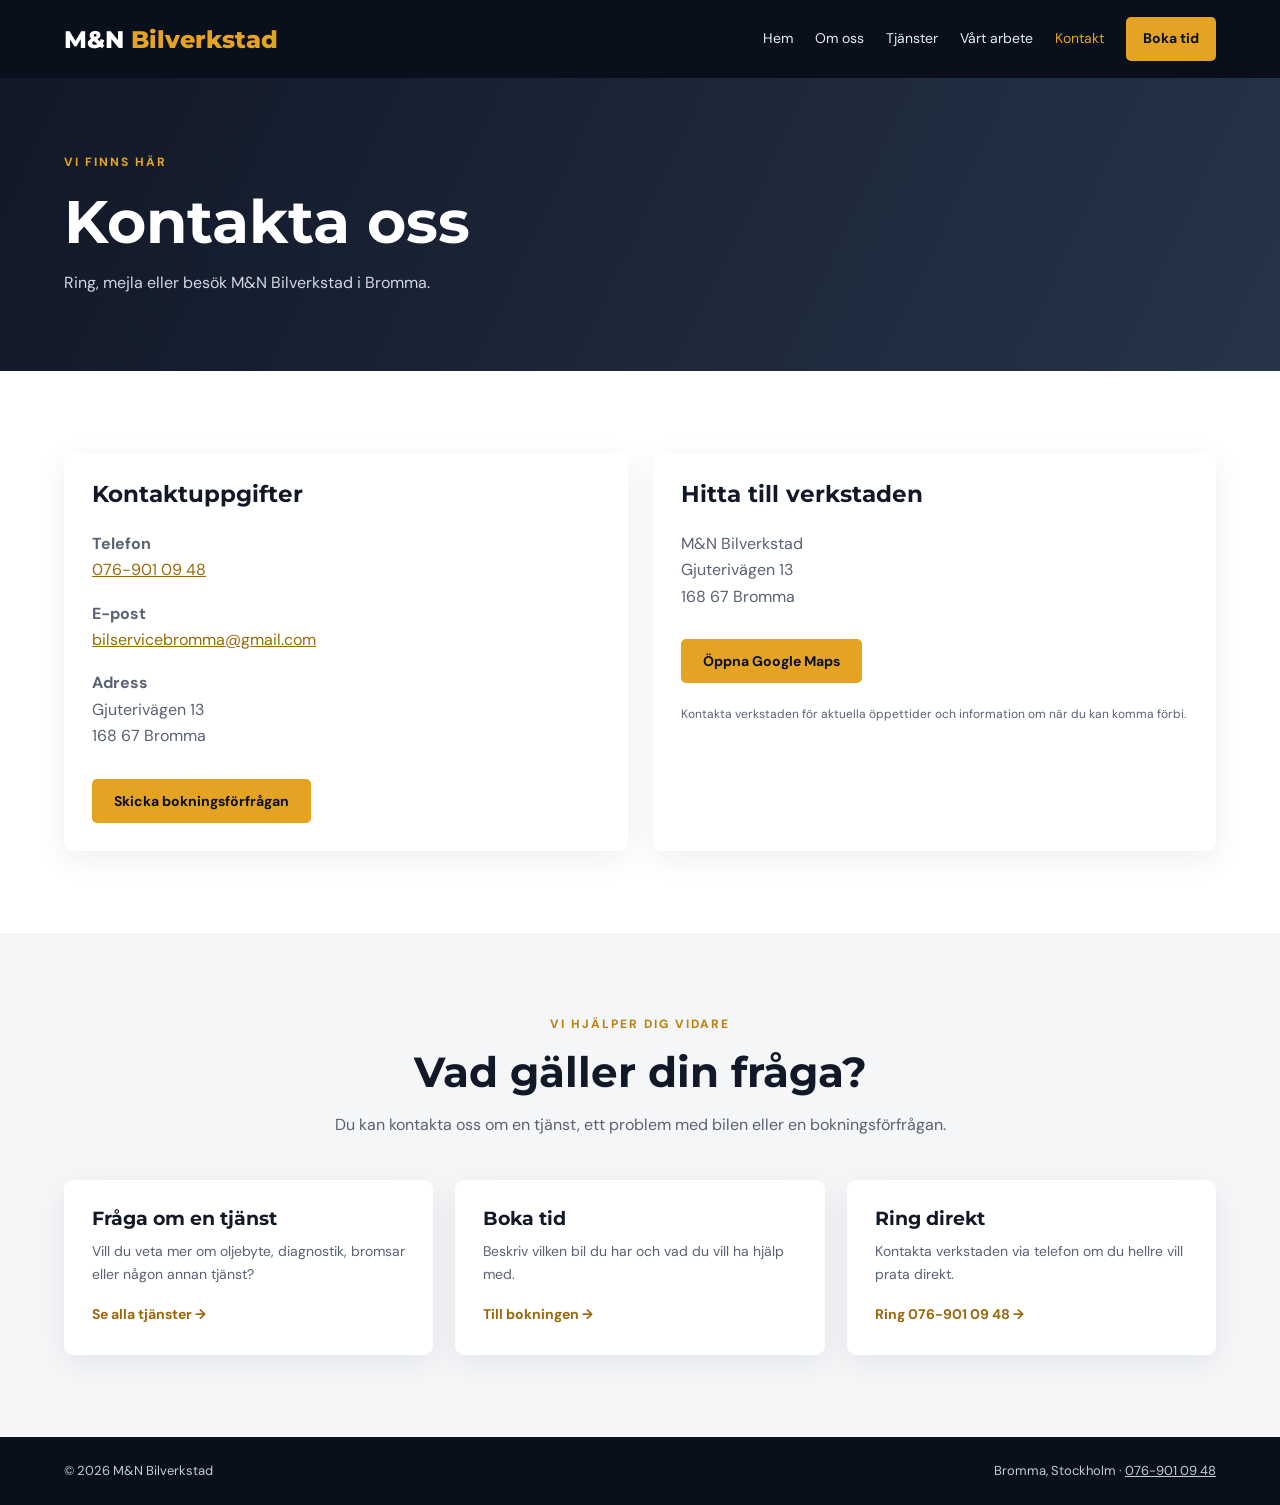
<file: contact.html>
<!DOCTYPE html>
<html lang="sv">
<head>
  <meta charset="UTF-8">
  <meta name="viewport" content="width=device-width, initial-scale=1.0">
  <meta name="description" content="Kontakta M&N Bilverkstad i Bromma. Ring, mejla eller hitta oss på Gjuterivägen 13.">
  <meta name="theme-color" content="#090f1b">
  <title>Kontakt | M&N Bilverkstad i Bromma</title>
  <link rel="stylesheet" href="style.css">
  <script src="script.js" defer></script>
</head>
<body>

<header class="site-header">
  <div class="container nav-wrap">
    <a class="logo" href="home.html">M&N <span>Bilverkstad</span></a>
    <button class="menu-toggle" aria-label="Öppna meny" aria-expanded="false">☰</button>
    <nav class="main-nav" aria-label="Huvudmeny">
      <a href="home.html">Hem</a>
      <a href="about.html">Om oss</a>
      <a href="services.html">Tjänster</a>
      <a href="work.html">Vårt arbete</a>
      <a class="active" href="contact.html">Kontakt</a>
      <a class="nav-cta" href="booking.html">Boka tid</a>
    </nav>
  </div>
</header>

<main>
  <section class="page-hero">
    <div class="container">
      <p class="eyebrow">VI FINNS HÄR</p>
      <h1>Kontakta oss</h1>
      <p>Ring, mejla eller besök M&N Bilverkstad i Bromma.</p>
    </div>
  </section>

  <section class="section">
    <div class="container contact-layout">

      <div class="contact-card">
        <h2>Kontaktuppgifter</h2>

        <p>
          <strong>Telefon</strong><br>
          <a href="tel:0769010948">076-901 09 48</a>
        </p>

        <p>
          <strong>E-post</strong><br>
          <a href="mailto:bilservicebromma@gmail.com">bilservicebromma@gmail.com</a>
        </p>

        <p>
          <strong>Adress</strong><br>
          Gjuterivägen 13<br>
          168 67 Bromma
        </p>

        <a class="button" href="booking.html">Skicka bokningsförfrågan</a>
      </div>

      <div class="contact-card">
        <h2>Hitta till verkstaden</h2>

        <p>
          M&N Bilverkstad<br>
          Gjuterivägen 13<br>
          168 67 Bromma
        </p>

        <a
          class="button"
          href="https://www.google.com/maps/search/?api=1&query=Gjuteriv%C3%A4gen+13%2C+168+67+Bromma"
          target="_blank"
          rel="noopener">
          Öppna Google Maps
        </a>

        <p class="small-note">
          Kontakta verkstaden för aktuella öppettider och information
          om när du kan komma förbi.
        </p>
      </div>

    </div>
  </section>

  <section class="section" style="background:#f4f6f8;">
    <div class="container">
      <div class="section-heading">
        <p class="eyebrow">VI HJÄLPER DIG VIDARE</p>
        <h2>Vad gäller din fråga?</h2>
        <p>Du kan kontakta oss om en tjänst, ett problem med bilen eller en bokningsförfrågan.</p>
      </div>

      <div class="feature-grid">
        <article class="feature-card">
          <h3>Fråga om en tjänst</h3>
          <p>Vill du veta mer om oljebyte, diagnostik, bromsar eller någon annan tjänst?</p>
          <a href="services.html">Se alla tjänster →</a>
        </article>

        <article class="feature-card">
          <h3>Boka tid</h3>
          <p>Beskriv vilken bil du har och vad du vill ha hjälp med.</p>
          <a href="booking.html">Till bokningen →</a>
        </article>

        <article class="feature-card">
          <h3>Ring direkt</h3>
          <p>Kontakta verkstaden via telefon om du hellre vill prata direkt.</p>
          <a href="tel:0769010948">Ring 076-901 09 48 →</a>
        </article>
      </div>
    </div>
  </section>
</main>

<footer class="site-footer">
  <div class="container footer-inner">
    <p>© <span class="year"></span> M&N Bilverkstad</p>
    <p>Bromma, Stockholm · <a href="tel:0769010948">076-901 09 48</a></p>
  </div>
</footer>

</body>
</html>
</file>
<file: style.css>
@import url('https://fonts.googleapis.com/css2?family=DM+Sans:wght@400;500;600;700&family=Montserrat:wght@600;700;800&display=swap');

/* ================================
   GRUNDINSTÄLLNINGAR
================================ */

:root {
  --dark: #111827;
  --darker: #090f1b;
  --accent: #e5a323;
  --light: #f4f6f8;
  --text: #596273;
  --white: #fff;
  --container: 1160px;
}

* {
  box-sizing: border-box;
  margin: 0;
  padding: 0;
}

html {
  scroll-behavior: smooth;
  scroll-padding-top: 90px;
}

body {
  font-family: 'DM Sans', sans-serif;
  color: var(--dark);
  line-height: 1.65;
  overflow-x: hidden;
}

img {
  max-width: 100%;
}

button,
input,
select,
textarea {
  font: inherit;
}

a {
  color: inherit;
}

.container {
  width: min(var(--container), 90%);
  margin-inline: auto;
}

h1,
h2,
h3 {
  font-family: 'Montserrat', sans-serif;
  line-height: 1.2;
}

p {
  overflow-wrap: break-word;
}


/* ================================
   NAVIGATION
================================ */

.site-header {
  background: var(--darker);
  color: white;
  position: sticky;
  top: 0;
  z-index: 100;
  width: 100%;
}

.nav-wrap {
  min-height: 78px;
  display: flex;
  align-items: center;
  justify-content: space-between;
  gap: 24px;
}

.logo {
  font: 800 24px 'Montserrat', sans-serif;
  color: white;
  text-decoration: none;
  white-space: nowrap;
  flex-shrink: 0;
}

.logo span {
  color: var(--accent);
}

.main-nav {
  display: flex;
  align-items: center;
  justify-content: flex-end;
  gap: 22px;
}

.main-nav a {
  font-size: 14px;
  text-decoration: none;
  color: #e9edf4;
  transition: color .2s;
  white-space: nowrap;
}

.main-nav a:hover,
.main-nav a.active {
  color: var(--accent);
}

.main-nav .nav-cta {
  background: var(--accent);
  color: var(--darker);
  font-weight: 700;
  padding: 10px 17px;
  border-radius: 5px;
}

.main-nav .nav-cta:hover,
.main-nav .nav-cta.active {
  background: #f3b943;
  color: var(--darker);
}

.menu-toggle {
  display: none;
  background: none;
  border: 0;
  color: white;
  font-size: 28px;
  cursor: pointer;
  padding: 7px;
  line-height: 1;
}


/* ================================
   KNAPPAR
================================ */

.button {
  display: inline-block;
  border: 0;
  border-radius: 5px;
  background: var(--accent);
  color: var(--darker);
  padding: 13px 22px;
  text-decoration: none;
  font: 700 14px 'DM Sans', sans-serif;
  cursor: pointer;
  text-align: center;
  transition: transform .2s, background .2s;
}

.button:hover {
  background: #f2b83e;
  transform: translateY(-2px);
}

.button-outline {
  border: 1px solid rgba(255,255,255,.75);
  background: transparent;
  color: white;
}

.button-outline:hover {
  background: white;
  color: var(--dark);
}


/* ================================
   HERO / STARTSIDA
================================ */

.hero {
  min-height: 630px;
  display: flex;
  align-items: center;
  color: white;
  background:
    linear-gradient(90deg, rgba(5,10,20,.91), rgba(5,10,20,.32)),
    url('https://images.unsplash.com/photo-1492144534655-ae79c964c9d7?auto=format&fit=crop&w=2000&q=85')
    center / cover no-repeat;
}

.hero-content {
  padding-top: 30px;
  padding-bottom: 30px;
}

.eyebrow {
  font-size: 12px;
  font-weight: 800;
  letter-spacing: 2px;
  color: #bd8110;
  margin-bottom: 13px;
}

.hero .eyebrow,
.page-hero .eyebrow {
  color: var(--accent);
}

.hero h1 {
  font-size: clamp(40px, 7vw, 78px);
  margin-bottom: 20px;
}

.hero-content > p:not(.eyebrow) {
  font-size: 18px;
  color: #e3e7ed;
  max-width: 550px;
  margin-bottom: 28px;
}

.hero-actions {
  display: flex;
  gap: 13px;
  flex-wrap: wrap;
}


/* ================================
   SEKTIONER
================================ */

.section {
  padding: 82px 0;
}

.section-heading {
  text-align: center;
  max-width: 680px;
  margin: 0 auto 42px;
}

.section-heading h2,
.split-layout h2,
.cta-content h2 {
  font-size: clamp(27px, 4vw, 42px);
  margin-bottom: 14px;
}

.section-heading > p:last-child,
.split-layout p,
.booking-aside > p {
  color: var(--text);
}


/* ================================
   KORT PÅ STARTSIDAN
================================ */

.feature-grid {
  display: grid;
  grid-template-columns: repeat(3, minmax(0, 1fr));
  gap: 22px;
}

.feature-card,
.contact-card,
.booking-form,
.booking-aside {
  background: white;
  border-radius: 9px;
  padding: 28px;
  box-shadow: 0 8px 30px rgba(17,24,39,.07);
  min-width: 0;
}

.feature-icon {
  font-size: 30px;
  color: #bd8110;
  margin-bottom: 15px;
}

.feature-card h3 {
  font-size: 19px;
  margin-bottom: 9px;
}

.feature-card p {
  color: var(--text);
  font-size: 14px;
  margin-bottom: 15px;
}

.feature-card a {
  font-size: 14px;
  color: #9a680d;
  font-weight: 700;
  text-decoration: none;
}


/* ================================
   MÖRK CTA-SEKTION
================================ */

.cta-band {
  background: var(--darker);
  color: white;
  padding: 48px 0;
}

.cta-content {
  display: flex;
  align-items: center;
  justify-content: space-between;
  gap: 24px;
}

.cta-content h2 {
  margin: 0;
}


/* ================================
   UNDERSIDOR
================================ */

.page-hero {
  background: linear-gradient(115deg, #111827, #263449);
  color: white;
  padding: 75px 0;
}

.page-hero h1 {
  font-size: clamp(36px, 6vw, 60px);
  margin-bottom: 12px;
}

.page-hero p:last-child {
  color: #d2d8e1;
}


/* ================================
   OM OSS
================================ */

.split-layout {
  display: grid;
  grid-template-columns: repeat(2, minmax(0, 1fr));
  align-items: center;
  gap: 55px;
}

.split-layout p {
  margin: 15px 0;
}

.split-layout .button {
  margin-top: 12px;
}

.rounded-photo {
  display: block;
  width: 100%;
  height: 390px;
  object-fit: cover;
  border-radius: 10px;
}


/* ================================
   TJÄNSTER
================================ */

.service-grid {
  display: grid;
  grid-template-columns: repeat(3, minmax(0, 1fr));
  gap: 23px;
}

.service-card {
  overflow: hidden;
  border-radius: 9px;
  background: white;
  box-shadow: 0 8px 28px rgba(17,24,39,.08);
  min-width: 0;
}

.service-card img {
  width: 100%;
  height: 205px;
  object-fit: cover;
  display: block;
}

.card-body {
  padding: 22px;
}

.card-body h2 {
  font-size: 20px;
  margin-bottom: 10px;
}

.card-body p {
  font-size: 14px;
  color: var(--text);
}

.card-body .price {
  color: #9a680d;
  font-weight: 700;
  margin-top: 12px;
}

.small-note {
  font-size: 12px;
  color: #687386;
  margin-top: 22px;
}


/* ================================
   GALLERI
================================ */

.gallery-grid {
  display: grid;
  grid-template-columns: repeat(3, minmax(0, 1fr));
  gap: 18px;
}

.gallery-grid figure {
  background: white;
  border-radius: 8px;
  overflow: hidden;
  box-shadow: 0 5px 22px rgba(17,24,39,.07);
  min-width: 0;
}

.gallery-grid img {
  display: block;
  width: 100%;
  height: 245px;
  object-fit: cover;
}

.gallery-grid figcaption {
  padding: 13px 16px;
  font-weight: 700;
  font-size: 14px;
}


/* ================================
   KONTAKT
================================ */

.contact-layout {
  display: grid;
  grid-template-columns: repeat(2, minmax(0, 1fr));
  gap: 25px;
}

.contact-card h2,
.booking-aside h2 {
  font-size: 23px;
  margin-bottom: 22px;
}

.contact-card p,
.booking-aside p {
  margin-bottom: 17px;
  color: var(--text);
}

.contact-card a:not(.button),
.booking-aside a {
  color: #9a680d;
  overflow-wrap: anywhere;
}

.hours-row {
  display: flex;
  justify-content: space-between;
  gap: 15px;
  padding: 13px 0;
  border-bottom: 1px solid #e7eaf0;
  font-size: 14px;
}

.hours-row strong {
  white-space: nowrap;
}

.contact-card .button {
  margin-top: 12px;
}


/* ================================
   BOKNING
================================ */

.booking-layout {
  display: grid;
  grid-template-columns: minmax(0, 1.5fr) minmax(260px, .8fr);
  align-items: start;
  gap: 25px;
}

.booking-form {
  display: flex;
  flex-direction: column;
  gap: 12px;
  min-width: 0;
}

.form-grid {
  display: grid;
  grid-template-columns: repeat(2, minmax(0, 1fr));
  gap: 15px;
}

.booking-form label {
  display: block;
  font-weight: 700;
  font-size: 13px;
  margin-bottom: 6px;
}

.booking-form input,
.booking-form select,
.booking-form textarea {
  width: 100%;
  min-width: 0;
  padding: 12px;
  border: 1px solid #d8dee7;
  border-radius: 5px;
  font: inherit;
  background: white;
}

.booking-form textarea {
  resize: vertical;
  min-height: 120px;
}

.booking-form input:focus,
.booking-form select:focus,
.booking-form textarea:focus {
  outline: 2px solid var(--accent);
  border-color: transparent;
}

.booking-form .button {
  align-self: flex-start;
  margin-top: 5px;
}

.booking-aside .eyebrow {
  margin-bottom: 10px;
}

.form-message {
  font-size: 13px;
  color: #276749;
}


/* ================================
   FOOTER
================================ */

.site-footer {
  background: var(--darker);
  color: #c6ccd6;
  padding: 23px 0;
  font-size: 13px;
}

.footer-inner {
  display: flex;
  justify-content: space-between;
  gap: 15px;
  flex-wrap: wrap;
}

.site-footer a {
  color: inherit;
}


/* ================================
   MELLANSTORA SKÄRMAR
================================ */

@media (max-width: 1050px) {
  .nav-wrap {
    gap: 15px;
  }

  .main-nav {
    gap: 13px;
  }

  .main-nav a {
    font-size: 13px;
  }

  .logo {
    font-size: 21px;
  }

  .feature-grid,
  .service-grid,
  .gallery-grid {
    gap: 17px;
  }

  .split-layout {
    gap: 30px;
  }
}


/* ================================
   SURFPLATTA OCH MINDRE LAPTOP
================================ */

@media (max-width: 900px) {
  .menu-toggle {
    display: block;
  }

  .nav-wrap {
    min-height: 70px;
  }

  .main-nav {
    display: none;
    position: absolute;
    top: 70px;
    left: 0;
    right: 0;
    background: var(--darker);
    padding: 22px 5%;
    flex-direction: column;
    align-items: stretch;
    gap: 17px;
    box-shadow: 0 12px 20px rgba(0,0,0,.2);
  }

  .main-nav.open {
    display: flex;
  }

  .main-nav a {
    font-size: 15px;
    padding: 4px 0;
  }

  .main-nav .nav-cta {
    text-align: center;
    padding: 12px;
  }

  .hero {
    min-height: 550px;
  }

  .feature-grid,
  .service-grid,
  .gallery-grid {
    grid-template-columns: repeat(2, minmax(0, 1fr));
  }

  .booking-layout {
    grid-template-columns: 1fr;
  }

  .booking-aside {
    width: 100%;
  }

  .section {
    padding: 68px 0;
  }
}


/* ================================
   MOBIL
================================ */

@media (max-width: 600px) {
  html {
    scroll-padding-top: 75px;
  }

  .container {
    width: 90%;
  }

  .logo {
    font-size: 20px;
  }

  .hero {
    min-height: 520px;
    background-position: 58% center;
  }

  .hero-content {
    padding-top: 45px;
    padding-bottom: 45px;
  }

  .hero h1 {
    font-size: clamp(38px, 11vw, 54px);
  }

  .hero-content > p:not(.eyebrow) {
    font-size: 16px;
  }

  .hero-actions {
    flex-direction: column;
    align-items: stretch;
  }

  .hero-actions .button {
    width: 100%;
  }

  .section {
    padding: 55px 0;
  }

  .section-heading {
    margin-bottom: 30px;
  }

  .feature-grid,
  .service-grid,
  .gallery-grid,
  .split-layout,
  .contact-layout,
  .booking-layout {
    grid-template-columns: 1fr;
  }

  .feature-card,
  .contact-card,
  .booking-form,
  .booking-aside {
    padding: 23px;
  }

  .rounded-photo {
    height: 260px;
  }

  .service-card img {
    height: 220px;
  }

  .gallery-grid img {
    height: 240px;
  }

  .page-hero {
    padding: 58px 0;
  }

  .page-hero h1 {
    font-size: 38px;
  }

  .cta-content {
    align-items: flex-start;
    flex-direction: column;
  }

  .cta-content .button {
    width: 100%;
  }

  .form-grid {
    grid-template-columns: 1fr;
  }

  .booking-form .button {
    width: 100%;
  }

  .hours-row {
    font-size: 13px;
  }

  .footer-inner {
    flex-direction: column;
    gap: 8px;
  }
}


/* ================================
   EXTRA SMÅ MOBILER
================================ */

@media (max-width: 380px) {
  .logo {
    font-size: 18px;
  }

  .hero h1 {
    font-size: 36px;
  }

  .button {
    padding: 12px 16px;
  }

  .feature-card,
  .contact-card,
  .booking-form,
  .booking-aside {
    padding: 19px;
  }
}


/* ================================
   TILLGÄNGLIGHET
================================ */

@media (prefers-reduced-motion: reduce) {
  *,
  *::before,
  *::after {
    scroll-behavior: auto !important;
    transition-duration: .01ms !important;
    animation-duration: .01ms !important;
  }
}
</file>
